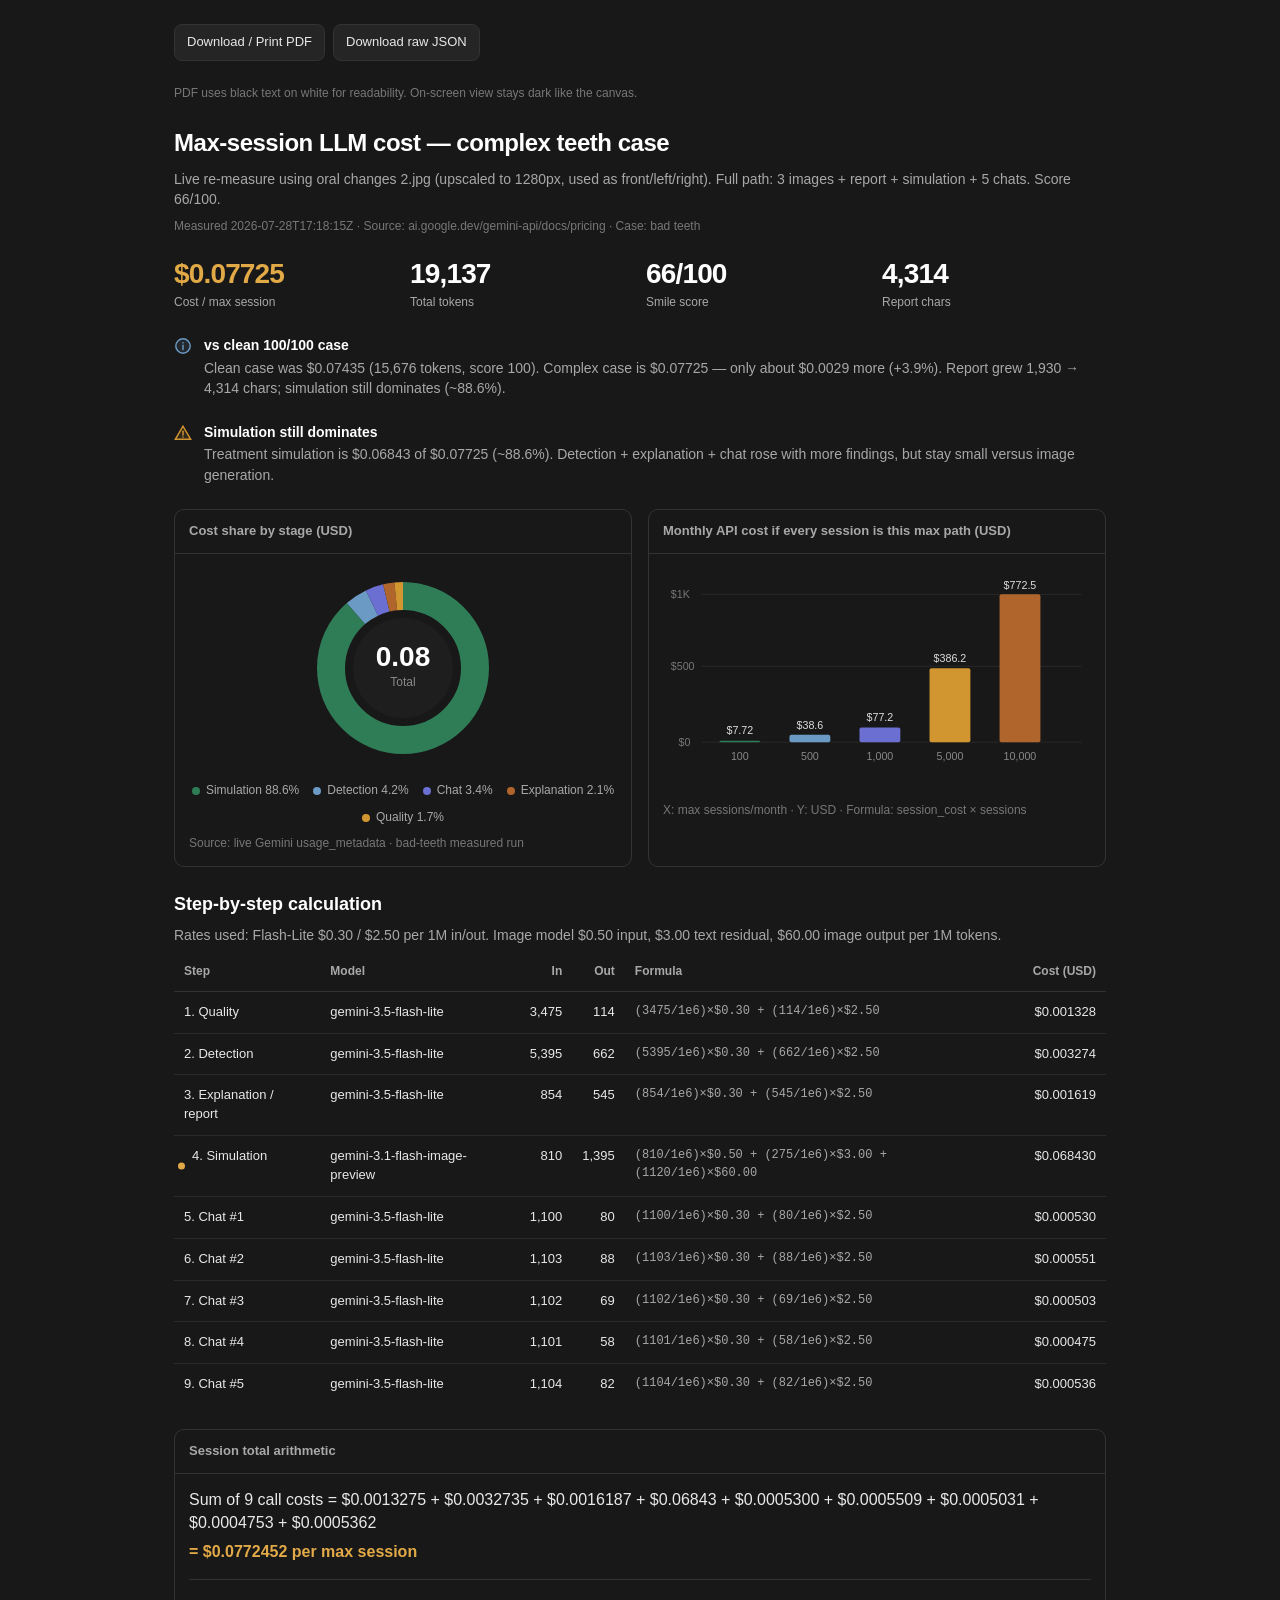
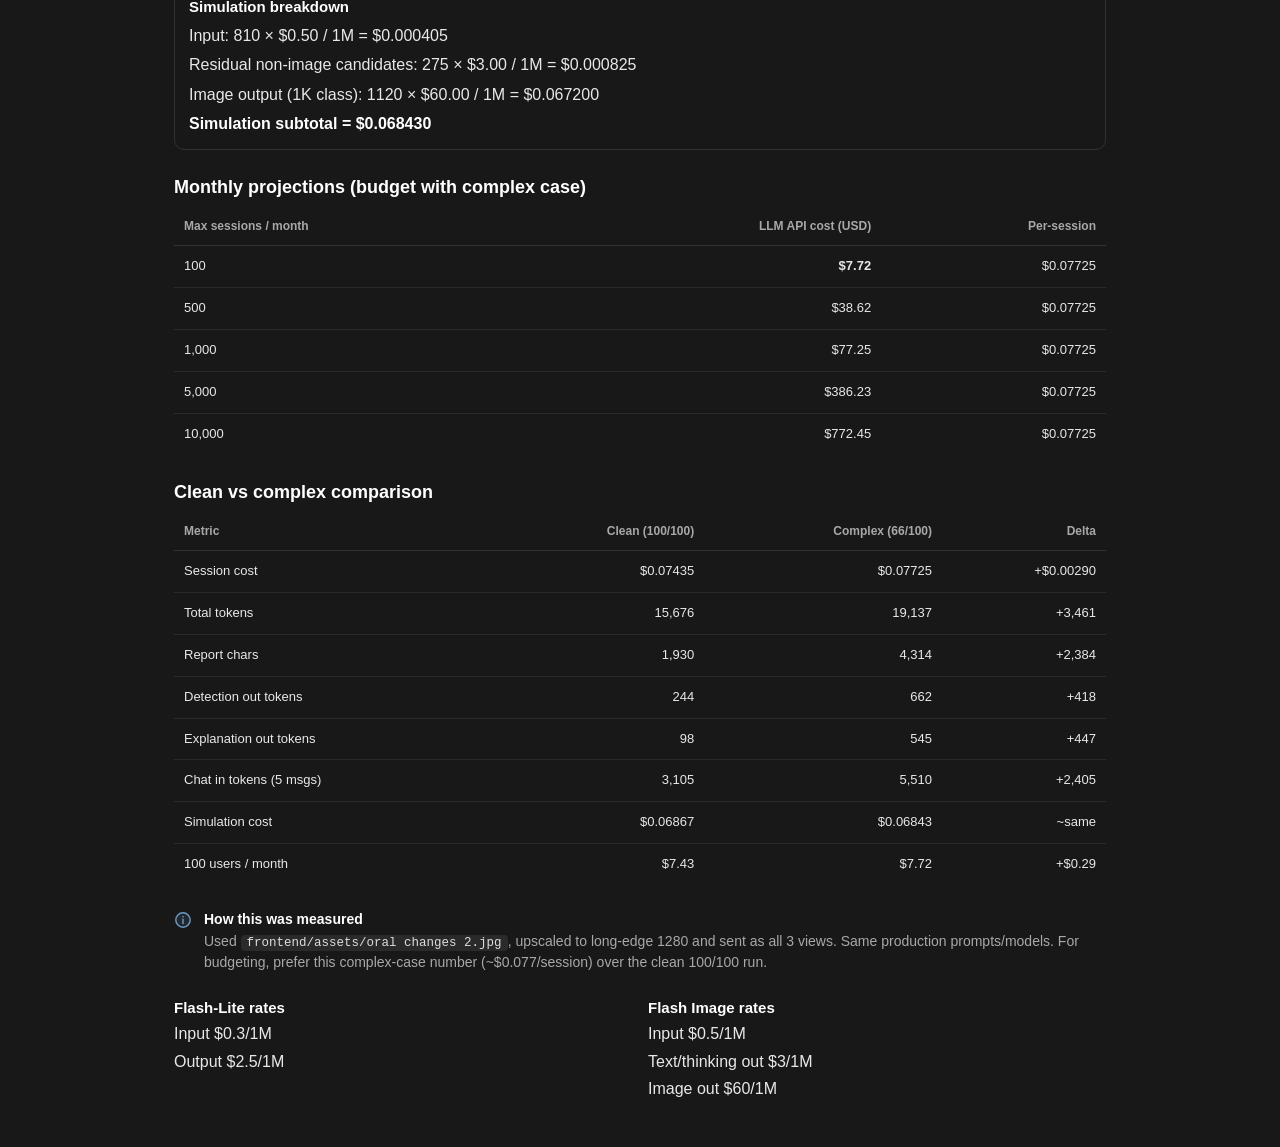
<file: docs/max-session-llm-cost.html>
<!DOCTYPE html>
<html lang="en">
<head>
  <meta charset="UTF-8" />
  <meta name="viewport" content="width=device-width, initial-scale=1" />
  <title>Max-session LLM cost — complex teeth case</title>
  <style>
    :root {
      --bg: #181818; --border: #333; --text: #e8e8e8; --secondary: #a8a8a8;
      --tertiary: #777; --warning: #e2a947; --sim:#2f7d57; --det:#6b9ac4;
      --chat:#6b6fd1; --qual:#d29631; --expl:#b0652c;
    }
    *{box-sizing:border-box} body{margin:0;background:var(--bg);color:var(--text);font-family:-apple-system,BlinkMacSystemFont,"Segoe UI",Inter,Roboto,Helvetica,Arial,sans-serif;line-height:1.45;-webkit-font-smoothing:antialiased}
    .wrap{max-width:980px;margin:0 auto;padding:24px 24px 48px;display:flex;flex-direction:column;gap:24px}
    h1{margin:0;font-size:24px;font-weight:650;color:#fff;letter-spacing:-.02em}
    h2{margin:0;font-size:18px;font-weight:650;color:#fff}
    h3{margin:0;font-size:15px;font-weight:650;color:#fff}
    .secondary{color:var(--secondary);font-size:14px}.tertiary{color:var(--tertiary);font-size:12px}
    .stack-8{display:flex;flex-direction:column;gap:8px}.stack-6{display:flex;flex-direction:column;gap:6px}.stack-4{display:flex;flex-direction:column;gap:4px}
    .row{display:flex;gap:16px}.row>*{flex:1}
    .grid-4{display:grid;grid-template-columns:repeat(4,1fr);gap:12px}
    .grid-2{display:grid;grid-template-columns:1fr 1fr;gap:16px}
    .stat .value{font-size:28px;font-weight:650;letter-spacing:-.03em;color:#fff;line-height:1.1}
    .stat .value.warn{color:var(--warning)}.stat .label{font-size:12px;color:var(--secondary);margin-top:4px}
    .callout{display:flex;gap:12px;align-items:flex-start}.callout .title{font-weight:650;color:#fff;margin-bottom:2px;font-size:14px}.callout .body{color:var(--secondary);font-size:14px}
    .card{border:1px solid var(--border);border-radius:10px;overflow:hidden}
    .card-header{padding:12px 14px;font-size:13px;font-weight:600;color:var(--secondary);border-bottom:1px solid var(--border)}
    .card-body{padding:14px}
    .divider{height:1px;background:var(--border);margin:10px 0;border:0}
    table.canvas{width:100%;border-collapse:collapse;font-size:13px}
    table.canvas th{text-align:left;color:var(--secondary);font-weight:600;font-size:12px;padding:10px;border-bottom:1px solid var(--border)}
    table.canvas td{padding:11px 10px;border-bottom:1px solid #2a2a2a;vertical-align:top}
    table.canvas tr:last-child td{border-bottom:none}
    table.canvas .num{text-align:right;font-variant-numeric:tabular-nums}
    table.canvas .formula{font-family:ui-monospace,SFMono-Regular,Menlo,Consolas,monospace;font-size:12px;color:var(--secondary)}
    table.canvas tr.warning td:first-child{position:relative;padding-left:18px}
    table.canvas tr.warning td:first-child::before{content:"";position:absolute;left:4px;top:50%;transform:translateY(-50%);width:7px;height:7px;border-radius:50%;background:var(--warning)}
    .accent{color:var(--warning);font-weight:650}.semibold{font-weight:650;color:#fff}
    .legend{display:flex;flex-wrap:wrap;gap:10px 14px;justify-content:center;font-size:12px;color:var(--secondary)}
    .legend span{display:inline-flex;align-items:center;gap:6px}.dot{width:8px;height:8px;border-radius:50%;display:inline-block}
    .pie-wrap{display:flex;flex-direction:column;align-items:center;gap:14px}
    .actions{display:flex;gap:8px;flex-wrap:wrap}
    .btn{appearance:none;border:1px solid var(--border);background:#252525;color:var(--text);border-radius:8px;padding:8px 12px;font:inherit;font-size:13px;cursor:pointer;text-decoration:none}
    .print-tip{font-size:12px;color:var(--tertiary);margin:0}
    code{font-family:ui-monospace,Menlo,Consolas,monospace;font-size:12.5px;background:#2a2a2a;padding:1px 6px;border-radius:4px;color:#ddd}
    @media(max-width:820px){.grid-4{grid-template-columns:1fr 1fr}.grid-2,.row{display:flex;flex-direction:column}}
    /* Print/PDF: white page + black text (Chrome often drops dark backgrounds). */
    @media print {
      .actions, .print-tip { display: none !important; }
      html, body, .wrap, .card, .card-body, .card-header, table.canvas, * {
        -webkit-print-color-adjust: exact !important;
        print-color-adjust: exact !important;
        color-adjust: exact !important;
      }
      html, body, .wrap {
        background: #ffffff !important;
        background-color: #ffffff !important;
        color: #000000 !important;
        box-shadow: none !important;
      }
      .wrap { padding: 12px !important; }
      h1, h2, h3,
      .semibold,
      .stat .value,
      .callout .title,
      .callout .body,
      .secondary,
      .tertiary,
      .stat .label,
      .card-header,
      .legend,
      table.canvas th,
      table.canvas td,
      table.canvas .formula,
      .accent,
      .stat .value.warn {
        color: #000000 !important;
      }
      .card {
        background: #ffffff !important;
        border: 1px solid #000000 !important;
      }
      .card-header {
        background: #ffffff !important;
        border-bottom: 1px solid #000000 !important;
      }
      table.canvas th,
      table.canvas td {
        background: #ffffff !important;
        border-bottom: 1px solid #222222 !important;
        color: #000000 !important;
      }
      code {
        background: #eeeeee !important;
        color: #000000 !important;
        border: 1px solid #cccccc;
      }
      /* Keep chart SVG labels readable on white */
      svg text { fill: #000000 !important; }
      svg line { stroke: #cccccc !important; }
      table.canvas tr.warning td:first-child::before {
        background: #000000 !important;
      }
    }
  </style>
</head>
<body>
<div class="wrap">
  <div class="actions">
    <button class="btn" type="button" onclick="window.print()">Download / Print PDF</button>
    <a class="btn" href="session_cost_measured_bad_teeth.json" download>Download raw JSON</a>
  </div>
  <p class="print-tip">PDF uses black text on white for readability. On-screen view stays dark like the canvas.</p>

  <div class="stack-8">
    <h1>Max-session LLM cost — complex teeth case</h1>
    <div class="secondary">Live re-measure using oral changes 2.jpg (upscaled to 1280px, used as front/left/right). Full path: 3 images + report + simulation + 5 chats. Score 66/100.</div>
    <div class="tertiary">Measured 2026-07-28T17:18:15Z · Source: ai.google.dev/gemini-api/docs/pricing · Case: bad teeth</div>
  </div>

  <div class="grid-4">
    <div class="stat"><div class="value warn">$0.07725</div><div class="label">Cost / max session</div></div>
    <div class="stat"><div class="value">19,137</div><div class="label">Total tokens</div></div>
    <div class="stat"><div class="value">66/100</div><div class="label">Smile score</div></div>
    <div class="stat"><div class="value">4,314</div><div class="label">Report chars</div></div>
  </div>

  <div class="callout">
    <svg width="18" height="18" viewBox="0 0 20 20" style="margin-top:2px;flex:0 0 auto"><circle cx="10" cy="10" r="8" stroke="#6b9ac4" stroke-width="1.6" fill="rgba(107,154,196,.12)"/><path d="M10 9v5" stroke="#6b9ac4" stroke-width="1.6" stroke-linecap="round"/><circle cx="10" cy="6.5" r=".9" fill="#6b9ac4"/></svg>
    <div>
      <div class="title">vs clean 100/100 case</div>
      <div class="body">Clean case was $0.07435 (15,676 tokens, score 100). Complex case is $0.07725 — only about $0.0029 more (+3.9%). Report grew 1,930 → 4,314 chars; simulation still dominates (~88.6%).</div>
    </div>
  </div>

  <div class="callout">
    <svg width="18" height="18" viewBox="0 0 20 20" style="margin-top:2px;flex:0 0 auto"><path d="M10 2.5L18.5 17H1.5L10 2.5Z" stroke="#d29631" stroke-width="1.6" fill="rgba(210,150,49,.12)"/><path d="M10 8v4.2" stroke="#d29631" stroke-width="1.6" stroke-linecap="round"/><circle cx="10" cy="14.4" r=".9" fill="#d29631"/></svg>
    <div>
      <div class="title">Simulation still dominates</div>
      <div class="body">Treatment simulation is $0.06843 of $0.07725 (~88.6%). Detection + explanation + chat rose with more findings, but stay small versus image generation.</div>
    </div>
  </div>

  <div class="grid-2">
    <div class="card">
      <div class="card-header">Cost share by stage (USD)</div>
      <div class="card-body">
        <div class="pie-wrap">
          <svg width="200" height="200" viewBox="0 0 200 200">
            <g transform="translate(100,100)">
              <circle r="72" fill="none" stroke="#2f7d57" stroke-width="28" stroke-dasharray="400.4 51.9" transform="rotate(-90)"/>
              <circle r="72" fill="none" stroke="#6b9ac4" stroke-width="28" stroke-dasharray="19.2 433.1" stroke-dashoffset="-400.4" transform="rotate(-90)"/>
              <circle r="72" fill="none" stroke="#6b6fd1" stroke-width="28" stroke-dasharray="15.2 437.1" stroke-dashoffset="-419.6" transform="rotate(-90)"/>
              <circle r="72" fill="none" stroke="#b0652c" stroke-width="28" stroke-dasharray="9.5 442.8" stroke-dashoffset="-434.8" transform="rotate(-90)"/>
              <circle r="72" fill="none" stroke="#d29631" stroke-width="28" stroke-dasharray="7.8 444.5" stroke-dashoffset="-444.3" transform="rotate(-90)"/>
              <circle r="50" fill="#1e1e1e"/>
              <text text-anchor="middle" y="-2" fill="#fff" font-size="28" font-weight="650">0.08</text>
              <text text-anchor="middle" y="18" fill="#888" font-size="12">Total</text>
            </g>
          </svg>
          <div class="legend">
            <span><i class="dot" style="background:#2f7d57"></i>Simulation 88.6%</span>
            <span><i class="dot" style="background:#6b9ac4"></i>Detection 4.2%</span>
            <span><i class="dot" style="background:#6b6fd1"></i>Chat 3.4%</span>
            <span><i class="dot" style="background:#b0652c"></i>Explanation 2.1%</span>
            <span><i class="dot" style="background:#d29631"></i>Quality 1.7%</span>
          </div>
        </div>
        <div class="tertiary" style="margin-top:8px">Source: live Gemini usage_metadata · bad-teeth measured run</div>
      </div>
    </div>
    <div class="card">
      <div class="card-header">Monthly API cost if every session is this max path (USD)</div>
      <div class="card-body">
        <svg width="100%" height="220" viewBox="0 0 440 220" preserveAspectRatio="xMidYMid meet">
          <text x="8" y="28" fill="#777" font-size="11">$1K</text>
          <line x1="40" y1="24" x2="430" y2="24" stroke="#2a2a2a"/>
          <text x="8" y="102" fill="#777" font-size="11">$500</text>
          <line x1="40" y1="98" x2="430" y2="98" stroke="#2a2a2a"/>
          <text x="16" y="180" fill="#777" font-size="11">$0</text>
          <line x1="40" y1="176" x2="430" y2="176" stroke="#2a2a2a"/>
          <rect x="58" y="174.5" width="42" height="1.5" fill="#2f7d57" rx="2"/><text x="79" y="168" text-anchor="middle" fill="#ddd" font-size="11">$7.72</text><text x="79" y="194" text-anchor="middle" fill="#888" font-size="11">100</text>
          <rect x="130" y="168.4" width="42" height="7.6" fill="#6b9ac4" rx="2"/><text x="151" y="162" text-anchor="middle" fill="#ddd" font-size="11">$38.6</text><text x="151" y="194" text-anchor="middle" fill="#888" font-size="11">500</text>
          <rect x="202" y="161" width="42" height="15" fill="#6b6fd1" rx="2"/><text x="223" y="154" text-anchor="middle" fill="#ddd" font-size="11">$77.2</text><text x="223" y="194" text-anchor="middle" fill="#888" font-size="11">1,000</text>
          <rect x="274" y="100" width="42" height="76" fill="#d29631" rx="2"/><text x="295" y="94" text-anchor="middle" fill="#ddd" font-size="11">$386.2</text><text x="295" y="194" text-anchor="middle" fill="#888" font-size="11">5,000</text>
          <rect x="346" y="24" width="42" height="152" fill="#b0652c" rx="2"/><text x="367" y="18" text-anchor="middle" fill="#ddd" font-size="11">$772.5</text><text x="367" y="194" text-anchor="middle" fill="#888" font-size="11">10,000</text>
        </svg>
        <div class="tertiary" style="margin-top:8px">X: max sessions/month · Y: USD · Formula: session_cost × sessions</div>
      </div>
    </div>
  </div>

  <div class="stack-8">
    <h2>Step-by-step calculation</h2>
    <div class="secondary">Rates used: Flash-Lite $0.30 / $2.50 per 1M in/out. Image model $0.50 input, $3.00 text residual, $60.00 image output per 1M tokens.</div>
    <table class="canvas">
      <thead><tr><th>Step</th><th>Model</th><th class="num">In</th><th class="num">Out</th><th>Formula</th><th class="num">Cost (USD)</th></tr></thead>
      <tbody>
        <tr><td>1. Quality</td><td>gemini-3.5-flash-lite</td><td class="num">3,475</td><td class="num">114</td><td class="formula">(3475/1e6)×$0.30 + (114/1e6)×$2.50</td><td class="num">$0.001328</td></tr>
        <tr><td>2. Detection</td><td>gemini-3.5-flash-lite</td><td class="num">5,395</td><td class="num">662</td><td class="formula">(5395/1e6)×$0.30 + (662/1e6)×$2.50</td><td class="num">$0.003274</td></tr>
        <tr><td>3. Explanation / report</td><td>gemini-3.5-flash-lite</td><td class="num">854</td><td class="num">545</td><td class="formula">(854/1e6)×$0.30 + (545/1e6)×$2.50</td><td class="num">$0.001619</td></tr>
        <tr class="warning"><td>4. Simulation</td><td>gemini-3.1-flash-image-preview</td><td class="num">810</td><td class="num">1,395</td><td class="formula">(810/1e6)×$0.50 + (275/1e6)×$3.00 + (1120/1e6)×$60.00</td><td class="num">$0.068430</td></tr>
        <tr><td>5. Chat #1</td><td>gemini-3.5-flash-lite</td><td class="num">1,100</td><td class="num">80</td><td class="formula">(1100/1e6)×$0.30 + (80/1e6)×$2.50</td><td class="num">$0.000530</td></tr>
        <tr><td>6. Chat #2</td><td>gemini-3.5-flash-lite</td><td class="num">1,103</td><td class="num">88</td><td class="formula">(1103/1e6)×$0.30 + (88/1e6)×$2.50</td><td class="num">$0.000551</td></tr>
        <tr><td>7. Chat #3</td><td>gemini-3.5-flash-lite</td><td class="num">1,102</td><td class="num">69</td><td class="formula">(1102/1e6)×$0.30 + (69/1e6)×$2.50</td><td class="num">$0.000503</td></tr>
        <tr><td>8. Chat #4</td><td>gemini-3.5-flash-lite</td><td class="num">1,101</td><td class="num">58</td><td class="formula">(1101/1e6)×$0.30 + (58/1e6)×$2.50</td><td class="num">$0.000475</td></tr>
        <tr><td>9. Chat #5</td><td>gemini-3.5-flash-lite</td><td class="num">1,104</td><td class="num">82</td><td class="formula">(1104/1e6)×$0.30 + (82/1e6)×$2.50</td><td class="num">$0.000536</td></tr>
      </tbody>
    </table>
  </div>

  <div class="card">
    <div class="card-header">Session total arithmetic</div>
    <div class="card-body stack-6">
      <div>Sum of 9 call costs = $0.0013275 + $0.0032735 + $0.0016187 + $0.06843 + $0.0005300 + $0.0005509 + $0.0005031 + $0.0004753 + $0.0005362</div>
      <div class="accent">= $0.0772452 per max session</div>
      <hr class="divider" />
      <h3>Simulation breakdown</h3>
      <div>Input: 810 × $0.50 / 1M = $0.000405</div>
      <div>Residual non-image candidates: 275 × $3.00 / 1M = $0.000825</div>
      <div>Image output (1K class): 1120 × $60.00 / 1M = $0.067200</div>
      <div class="semibold">Simulation subtotal = $0.068430</div>
    </div>
  </div>

  <div class="stack-8">
    <h2>Monthly projections (budget with complex case)</h2>
    <table class="canvas">
      <thead><tr><th>Max sessions / month</th><th class="num">LLM API cost (USD)</th><th class="num">Per-session</th></tr></thead>
      <tbody>
        <tr><td>100</td><td class="num"><strong>$7.72</strong></td><td class="num">$0.07725</td></tr>
        <tr><td>500</td><td class="num">$38.62</td><td class="num">$0.07725</td></tr>
        <tr><td>1,000</td><td class="num">$77.25</td><td class="num">$0.07725</td></tr>
        <tr><td>5,000</td><td class="num">$386.23</td><td class="num">$0.07725</td></tr>
        <tr><td>10,000</td><td class="num">$772.45</td><td class="num">$0.07725</td></tr>
      </tbody>
    </table>
  </div>

  <div class="stack-8">
    <h2>Clean vs complex comparison</h2>
    <table class="canvas">
      <thead><tr><th>Metric</th><th class="num">Clean (100/100)</th><th class="num">Complex (66/100)</th><th class="num">Delta</th></tr></thead>
      <tbody>
        <tr><td>Session cost</td><td class="num">$0.07435</td><td class="num">$0.07725</td><td class="num">+$0.00290</td></tr>
        <tr><td>Total tokens</td><td class="num">15,676</td><td class="num">19,137</td><td class="num">+3,461</td></tr>
        <tr><td>Report chars</td><td class="num">1,930</td><td class="num">4,314</td><td class="num">+2,384</td></tr>
        <tr><td>Detection out tokens</td><td class="num">244</td><td class="num">662</td><td class="num">+418</td></tr>
        <tr><td>Explanation out tokens</td><td class="num">98</td><td class="num">545</td><td class="num">+447</td></tr>
        <tr><td>Chat in tokens (5 msgs)</td><td class="num">3,105</td><td class="num">5,510</td><td class="num">+2,405</td></tr>
        <tr><td>Simulation cost</td><td class="num">$0.06867</td><td class="num">$0.06843</td><td class="num">~same</td></tr>
        <tr><td>100 users / month</td><td class="num">$7.43</td><td class="num">$7.72</td><td class="num">+$0.29</td></tr>
      </tbody>
    </table>
  </div>

  <div class="callout">
    <svg width="18" height="18" viewBox="0 0 20 20" style="margin-top:2px;flex:0 0 auto"><circle cx="10" cy="10" r="8" stroke="#6b9ac4" stroke-width="1.6" fill="rgba(107,154,196,.12)"/><path d="M10 9v5" stroke="#6b9ac4" stroke-width="1.6" stroke-linecap="round"/><circle cx="10" cy="6.5" r=".9" fill="#6b9ac4"/></svg>
    <div>
      <div class="title">How this was measured</div>
      <div class="body">Used <code>frontend/assets/oral changes 2.jpg</code>, upscaled to long-edge 1280 and sent as all 3 views. Same production prompts/models. For budgeting, prefer this complex-case number (~$0.077/session) over the clean 100/100 run.</div>
    </div>
  </div>

  <div class="row">
    <div class="stack-4"><h3>Flash-Lite rates</h3><div>Input $0.3/1M</div><div>Output $2.5/1M</div></div>
    <div class="stack-4"><h3>Flash Image rates</h3><div>Input $0.5/1M</div><div>Text/thinking out $3/1M</div><div>Image out $60/1M</div></div>
  </div>
</div>
</body>
</html>
</file>
